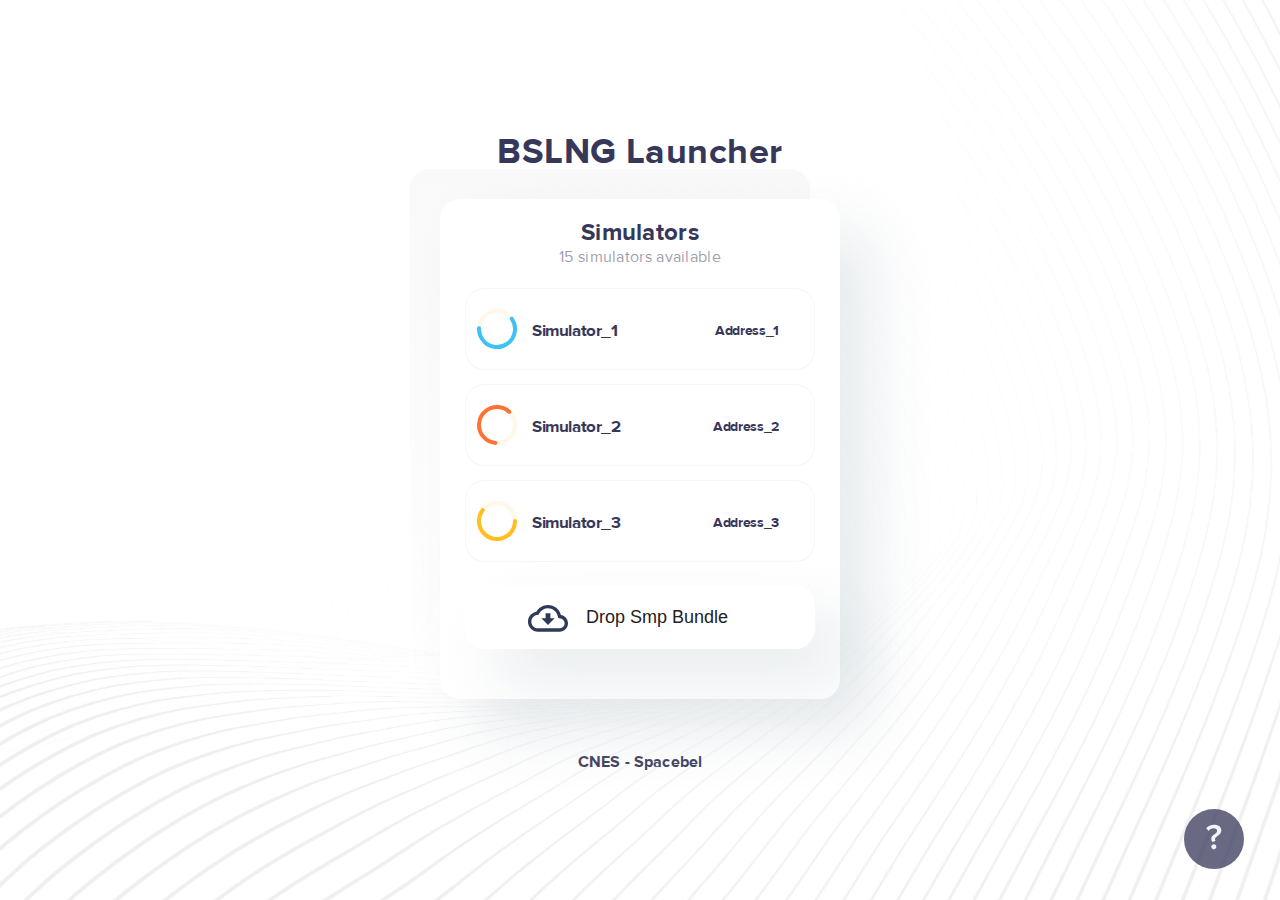
<file: index.html>
<!DOCTYPE html>
<html lang="en">
<head>
    <meta charset="UTF-8">
    <meta name="viewport" content="width=device-width, initial-scale=1.0">
    <link rel="stylesheet" href="reset.css">
    <link rel="stylesheet" href="style.css">
    <script src="js/main.js"></script>
    <title>Launcher</title>
</head>
<body>
    <main class="launcher">
        <div class="launcher_container-wrap col">
            <h1>BSLNG Launcher</h1>
            <div class="launcher_container container">
                <div class="container_title col">
                    <p>Simulators</p>
                    <span>15 simulators available</span>
                </div>
                <div class="container_item row">
                    <div class="row circle-wrap">
                        <div class="circle circle_blue">  
                            <svg class="progress_blue" width="40" height="40" viewBox="0 0 120 120">
                                <circle class="progress_meter" cx="60" cy="60" r="54" stroke-width="12" />
                                <circle class="progress_value" cx="60" cy="60" r="54" stroke-width="12" stroke="url(#gradient)" stroke-dasharray="339" stroke-dashoffset="135" />
                              </svg>
                        </div>
                        <span>Simulator_1</span>
                    </div>
                    <span>Address_1</span>
                    <button class="trash"><img src="img/TrashIcon.svg" alt="TrashIcon"></button>

                </div>
                <div class="container_item row">
                    <div class="row circle-wrap">
                        <div class="circle circle_orange">  
                            <svg class="progress_orange" width="40" height="40" viewBox="0 0 120 120">
                                <circle class="progress_meter" cx="60" cy="60" r="54" stroke-width="12" />
                                <circle class="progress_value" cx="60" cy="60" r="54" stroke-width="12" stroke="url(#gradient)" stroke-dasharray="339" stroke-dashoffset="135" />
                              </svg>
                        </div>
                        <span>Simulator_2</span>
                    </div>
                    <span>Address_2</span>
                    <button class="trash"><img src="img/TrashIcon.svg" alt="TrashIcon"></button>

                </div>
                <div class="container_item row">
                    <div class="row circle-wrap">
                        <div class="circle circle_yellow">  
                            <svg class="progress_yellow" width="40" height="40" viewBox="0 0 120 120">
                                <circle class="progress_meter" cx="60" cy="60" r="54" stroke-width="12" />
                                <circle class="progress_value" cx="60" cy="60" r="54" stroke-width="12" stroke="url(#gradient)" stroke-dasharray="339" stroke-dashoffset="135" />
                              </svg>
                        </div>
                        <span>Simulator_3</span>
                    </div>
                    <span>Address_3</span>
                    <button class="trash"><img src="img/TrashIcon.svg" alt="TrashIcon"></button>
                </div>
                <button class="container_btn container_item"><img src="img/CloudIcon.svg" alt=""> Drop Smp Bundle</button>
            </div>
            <p>CNES - Spacebel</p>
        </div>
        <button class="launcher_support-btn"><img src="img/Support.svg" alt=""></button>
    <div class="launcher_bg">
        <img src="img/launcher-bg.svg" alt="">
    </div>
    </main>
    <section class="documentation-modal col">
        <button class="documentation-modal_close-btn"><img src="img/close-modal.svg" alt=""></button>
        <div class="documentation-modal_item">
            <p class="documentation-modal_title">How to change engine oil in a few easy steps</p>
            <p class="documentation-modal_text">Lorem ipsum dolor sit amet, consectetur adipiscing elit. Vivamus nisi mauris, porttitor at neque eget, molestie porta lectus.</p>
            <div class="documentation-modal_list">
                <div class="row documentation-modal_list-row">
                    <span>1</span>
                    <span>Lorem ipsum dolor sit amet, consectetur adipiscing elit. Vivamus nisi mauris, porttitor at neque eget, molestie porta lectus.</span>
                </div>
                <div class="row documentation-modal_list-row">
                    <span>2</span>
                    <span>Lorem ipsum dolor sit amet, consectetur adipiscing elit. Vivamus nisi mauris, porttitor at neque eget, molestie porta lectus.</span>
                </div>
                <div class="row documentation-modal_list-row">
                    <span>3</span>
                    <span>Lorem ipsum dolor sit amet, consectetur adipiscing elit. Vivamus nisi mauris, porttitor at neque eget, molestie porta lectus.</span>
                </div>
            </div>
        </div>
        <div class="documentation-modal_wrap-btn row">
            <button class="documentation-modal_need-help">Need help ?</button>
            <button class="documentation-modal_contact-us">Contact US</button>
        </div>
    </section>
    
</body>
</html>
</file>
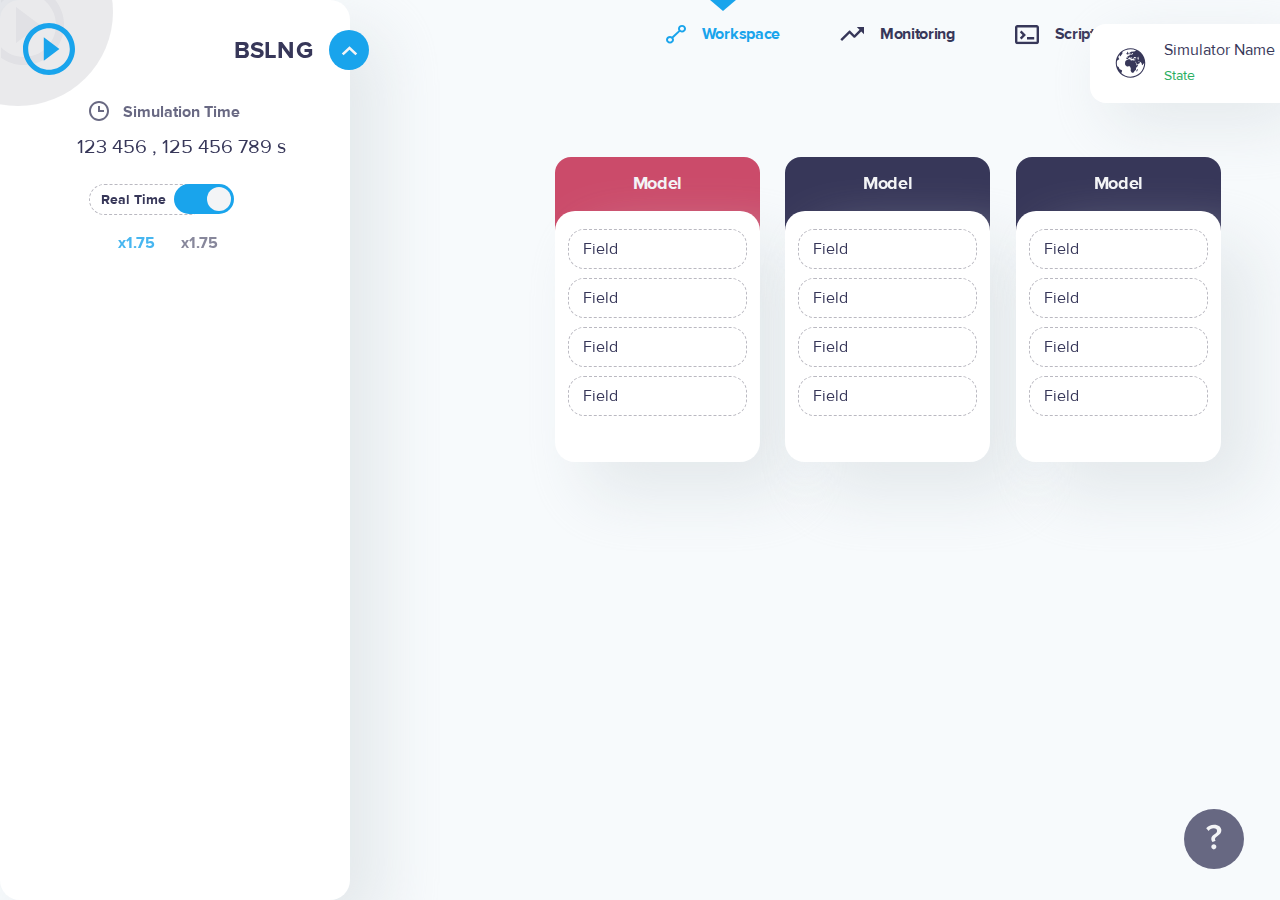
<file: workspace.html>
<!DOCTYPE html>
<html lang="en">
<head>
    <meta charset="UTF-8">
    <meta name="viewport" content="width=device-width, initial-scale=1.0">
    <link rel="stylesheet" href="reset.css">
    <link rel="stylesheet" href="style.css">
    <script src="js/main.js"></script>
    <title>Workspace</title>
</head>
<body class="workspace">
    <div class="workspace_wrap-name row">
        <img src="img/earth.svg" alt="">
        <div class="col ">
            <span class="name">Simulator Name</span>
            <span class="state">State</span>
        </div>
    </div>
    <aside class="sidebar col">
        <button class="sidebar_open-btn"><img src="img/Vector-arrow.svg" alt=""></button>
        <div class="sidebar_wrap-play">
            <img class="play active" src="img/play.svg" alt="">
            <img class="play-transparent active" src="img/play-transparent.svg" alt="">
            <img class="pause" src="img/pause.svg" alt="">
            <img class="pause-transparent" src="img/pause-transparent.svg" alt="">
        </div>
       <div class="sidebar_header col">
           <h1>BSLNG</h1>
            <div class="sidebar_header-content col">
                    <p class="sidebar_header-title">Simulation Time</p>
                    <p class="sidebar_header-content-time">123 456 , 125 456 789 s</p>
                    <div class="radiobtnwrap col">
                        <div class="radiobtnwrap_item row">Real Time
                            <div class="component-block-content">
                                <input type="checkbox" class="checkbox__toggle" id="checkbox-toggle-label1"checked >
                                <label for="checkbox-toggle-label1" class="checkbox__toggle__label"></label> <br>
                            </div>   
                        </div>
                        <div class="row">
                            <span class="active">x1.75</span>
                            <span>x1.75</span>
                        </div>
                    </div>
            </div>
        </div>
    </aside>
    <main class="workspace_container col">
       <header>
           <nav>
               <ul class="row">
                <li class="active"><a href="">
                    <svg width="20" height="19" viewBox="0 0 20 19" fill="none" xmlns="http://www.w3.org/2000/svg">
                        <path fill-rule="evenodd" clip-rule="evenodd" d="M6.03197 11.5881L12.5538 5.56797C12.2019 5.01826 12 4.37705 12 3.69231C12 1.6531 13.7909 0 16 0C18.2091 0 20 1.6531 20 3.69231C20 5.73151 18.2091 7.38461 16 7.38461C15.2582 7.38461 14.5635 7.19822 13.968 6.87339L7.44618 12.8935C7.79807 13.4432 8 14.0845 8 14.7692C8 16.8084 6.20914 18.4615 4 18.4615C1.79086 18.4615 0 16.8084 0 14.7692C0 12.7301 1.79086 11.0769 4 11.0769C4.74181 11.0769 5.43645 11.2633 6.03197 11.5881ZM4 16.6154C5.10457 16.6154 6 15.7889 6 14.7692C6 13.7496 5.10457 12.9231 4 12.9231C2.89543 12.9231 2 13.7496 2 14.7692C2 15.7889 2.89543 16.6154 4 16.6154ZM18 3.69231C18 4.71191 17.1046 5.53846 16 5.53846C14.8954 5.53846 14 4.71191 14 3.69231C14 2.6727 14.8954 1.84615 16 1.84615C17.1046 1.84615 18 2.6727 18 3.69231Z" fill="#373759"/>
                        </svg>
                        Workspace</a></li>
                    <li><a href="">
                    <svg width="24" height="15" viewBox="0 0 24 15" fill="none" xmlns="http://www.w3.org/2000/svg">
                        <path d="M9.59996 6.4968L13.5514 10.4483C14.02 10.9169 14.7798 10.9169 15.2484 10.4483L21.2483 4.4484L23.9999 7.2V0H16.7999L19.5515 2.7516L14.3999 7.9032L10.4485 3.95173C9.97986 3.4831 9.22007 3.4831 8.75143 3.95173L0.351562 12.3516L2.04836 14.0484L9.59996 6.4968Z" fill="#373759"/>
                        </svg>
                      Monitoring</a>
                    </li>
                    <li><a href="">
                        <svg width="24" height="20" viewBox="0 0 24 20" fill="none" xmlns="http://www.w3.org/2000/svg">
                            <g clip-path="url(#clip0)">
                            <path d="M21.6 0H2.4C1.0764 0 0 1.0764 0 2.4V16.8C0 18.1236 1.0764 19.2 2.4 19.2H21.6C22.9236 19.2 24 18.1236 24 16.8V2.4C24 1.0764 22.9236 0 21.6 0ZM2.4 16.8V2.4H21.6L21.6024 16.8H2.4Z" fill="#373759"/>
                            <path d="M11.9998 12H19.1998V14.4H11.9998V12ZM4.7998 7.19997L7.55141 9.95157L4.7998 12.7032L6.4966 14.4L10.945 9.95157L6.4966 5.50317L4.7998 7.19997Z" fill="#373759"/>
                            </g>
                            <defs>
                            <clipPath id="clip0">
                            <rect width="24" height="19.2" fill="white"/>
                            </clipPath>
                            </defs>
                            </svg>
                        Scripting</a>
                    </li>
               </ul>
           </nav>
       </header>
       <section class="workspace_wrap-content row">
           <div class="workspace_item">
               <div class="workspace_item-header model-red">Model</div>
               <div class="workspace_item-body">
                   <div class="workspace_item-field">Field</div>
                   <div class="workspace_item-field">Field</div>
                   <div class="workspace_item-field">Field</div>
                   <div class="workspace_item-field">Field</div>
               </div>
           </div>
          <div class="workspace_item"> 
                <div class="workspace_item-header">Model</div>
                <div class="workspace_item-body">
                    <div class="workspace_item-field">Field</div>
                    <div class="workspace_item-field">Field</div>
                    <div class="workspace_item-field">Field</div>
                    <div class="workspace_item-field">Field</div>
                </div>
            </div>
            <div class="workspace_item">
                <div class="workspace_item-header">Model</div>
                <div class="workspace_item-body">
                    <div class="workspace_item-field">Field</div>
                    <div class="workspace_item-field">Field</div>
                    <div class="workspace_item-field">Field</div>
                    <div class="workspace_item-field">Field</div>
                </div>
            </div>
       </section>
    </main>
    <button class="launcher_support-btn"><img src="img/Support.svg" alt=""></button>
    <section class="documentation-modal col">
        <button class="documentation-modal_close-btn"><img src="img/close-modal.svg" alt=""></button>
        <div class="documentation-modal_item">
            <p class="documentation-modal_title">How to change engine oil in a few easy steps</p>
            <p class="documentation-modal_text">Lorem ipsum dolor sit amet, consectetur adipiscing elit. Vivamus nisi mauris, porttitor at neque eget, molestie porta lectus.</p>
            <div class="documentation-modal_list">
                <div class="row documentation-modal_list-row">
                    <span>1</span>
                    <span>Lorem ipsum dolor sit amet, consectetur adipiscing elit. Vivamus nisi mauris, porttitor at neque eget, molestie porta lectus.</span>
                </div>
                <div class="row documentation-modal_list-row">
                    <span>2</span>
                    <span>Lorem ipsum dolor sit amet, consectetur adipiscing elit. Vivamus nisi mauris, porttitor at neque eget, molestie porta lectus.</span>
                </div>
                <div class="row documentation-modal_list-row">
                    <span>3</span>
                    <span>Lorem ipsum dolor sit amet, consectetur adipiscing elit. Vivamus nisi mauris, porttitor at neque eget, molestie porta lectus.</span>
                </div>
            </div>
        </div>
        <div class="documentation-modal_wrap-btn row">
            <button class="documentation-modal_need-help">Need help ?</button>
            <button class="documentation-modal_contact-us">Contact US</button>
        </div>
    </section>
</body>
</html>
</file>
<file: style.css>
@font-face {
  font-family: 'ProximaNova';
  src: url("ProximaNovaBlack.ttf");
  src: local("ProximaNova"), local("ProximaNova"), url("fonts/ProximaNovaBlack.ttf") format("truetype");
  font-weight: 400;
  font-style: normal; }
@font-face {
  font-family: 'ProximaNova';
  src: url("ProximaNovaBlack.ttf");
  src: local("ProximaNova"), local("ProximaNova"), url("fonts/ProximaNovaBold.ttf") format("truetype");
  font-weight: 600;
  font-style: normal; }
@font-face {
  font-family: 'ProximaNova';
  src: url("ProximaNovaBlack.ttf");
  src: local("ProximaNova"), local("ProximaNova"), url("fonts/ProximaNovaRegular.ttf") format("truetype");
  font-weight: 400;
  font-style: normal; }
body {
  font-family: 'ProximaNova', sans-serif;
  color: #373759; }

.col {
  display: flex;
  flex-direction: column; }

.row {
  display: flex;
  flex-direction: row; }

.launcher {
  background: #fff;
  position: relative;
  height: 100vh;
  width: 100%;
  color: #373759;
  display: flex;
  justify-content: center; }
  .launcher_bg {
    position: absolute;
    bottom: 0;
    right: 0;
    width: 100%; }
    .launcher_bg img {
      background: cover;
      width: 100%; }
  .launcher_container-wrap {
    width: 500px;
    margin: auto;
    align-self: center;
    align-items: center;
    z-index: 2; }
    .launcher_container-wrap h1 {
      font-style: normal;
      font-weight: bold;
      font-size: 36px;
      line-height: 44px;
      letter-spacing: 0.0120588em; }
    .launcher_container-wrap p {
      font-style: normal;
      font-weight: 600;
      font-size: 16px;
      line-height: 16px;
      letter-spacing: 0.0120588em; }
  .launcher_container {
    width: 400px;
    box-sizing: border-box;
    height: 500px;
    background: #FFFFFF;
    box-shadow: 32px 32px 62px rgba(215, 222, 225, 0.6);
    border-radius: 20px;
    margin: 5% 0 11%;
    position: relative;
    padding: 26px 25px 24px; }
    .launcher_container:after {
      position: absolute;
      content: "";
      width: 100%;
      height: 100%;
      background: linear-gradient(180deg, #373759 0%, rgba(55, 55, 89, 0) 100%);
      opacity: 0.03;
      border-radius: 20px;
      z-index: -1;
      left: -30px;
      top: -30px; }
  .launcher_support-btn {
    position: absolute;
    right: 30px;
    bottom: 30px;
    border: none;
    background: none;
    z-index: 2; }

.container_item {
  width: 100%;
  background: #FFFFFF;
  border-radius: 20px;
  padding: 20px 35px 17px 11px;
  box-sizing: border-box;
  justify-content: space-between;
  border: 1px solid rgba(243, 244, 246, 0.7);
  position: relative;
  margin-bottom: 14px; }
  .container_item:hover .trash {
    display: block; }
  .container_item span {
    line-height: 22px;
    font-weight: 600;
    letter-spacing: -0.0241176em; }
  .container_item .circle-wrap .circle {
    position: relative;
    cursor: pointer; }
    .container_item .circle-wrap .circle:after {
      content: '';
      display: block;
      width: 40px;
      height: 40px;
      position: absolute;
      border-radius: 50%;
      top: -3px;
      left: -2px;
      opacity: 0;
      transition: all 0.5s; }
    .container_item .circle-wrap .circle:hover:after {
      opacity: 1; }
    .container_item .circle-wrap .circle_blue:after {
      content: url("img/LaunchHoverBlue.svg");
      background-color: #3EC1F3; }
    .container_item .circle-wrap .circle_orange:after {
      content: url("img/LaunchHoverOrange.svg");
      background-color: #FF7235; }
    .container_item .circle-wrap .circle_yellow:after {
      content: url("img/LaunchHoverYellow.svg");
      background-color: #FFBE21; }
  .container_item .circle-wrap > span {
    align-self: center;
    font-size: 17px;
    margin-left: 15px; }
  .container_item .circle-wrap .progress_meter, .container_item .circle-wrap .progress_value {
    fill: none; }
  .container_item .circle-wrap .progress_meter {
    stroke: rgba(255, 190, 33, 0.1); }
  .container_item .circle-wrap .progress_value {
    stroke-linecap: round; }
  .container_item .circle-wrap .progress_blue {
    transform: rotate(-35deg); }
    .container_item .circle-wrap .progress_blue .progress_value {
      stroke: #3EC1F3; }
  .container_item .circle-wrap .progress_orange {
    transform: rotate(95deg); }
    .container_item .circle-wrap .progress_orange .progress_value {
      stroke: #FF7235; }
  .container_item .circle-wrap .progress_yellow {
    transform: rotate(0deg); }
    .container_item .circle-wrap .progress_yellow .progress_value {
      stroke: #FFBE21; }
  .container_item > span {
    font-size: 14px;
    display: flex;
    align-items: center;
    text-align: right; }
  .container_item .trash {
    background: none;
    border: none;
    position: absolute;
    right: 5px;
    top: 50%;
    transform: translate(0, -50%);
    display: none;
    transition: all 0.5s; }
    .container_item .trash img {
      width: 75%; }
    .container_item .trash:active {
      border: none; }
.container_title {
  font-style: normal;
  font-weight: normal;
  line-height: 24px;
  display: flex;
  align-items: center;
  text-align: center;
  letter-spacing: 0.019em;
  margin-bottom: 19px; }
  .container_title > p {
    font-size: 24px; }
  .container_title > span {
    color: rgba(55, 55, 89, 0.5);
    font-size: 16px;
    font-weight: 400;
    margin-top: 4px; }
.container_btn {
  font-size: 18px;
  line-height: 24px;
  border: none;
  margin-top: 9px;
  box-shadow: 32px 32px 62px rgba(215, 222, 225, 0.6); }
  .container_btn img {
    margin-right: 13px; }

.documentation-modal {
  background: #373759;
  border-radius: 16px;
  width: 455px;
  position: absolute;
  right: 50px;
  bottom: 125px;
  z-index: 2;
  padding: 44px 22px 29px 23px;
  box-sizing: border-box;
  color: #373759;
  font-weight: 600;
  display: none; }
  .documentation-modal.active {
    display: block; }
  .documentation-modal_close-btn {
    position: absolute;
    content: "";
    top: 4px;
    right: 7px;
    background: #19A4EC;
    border: 10px solid #373759;
    border-radius: 50%;
    width: 51px;
    height: 51px; }
  .documentation-modal_item {
    background: #FFFFFF;
    border-radius: 16px;
    width: 100%;
    padding: 61px 15px 70px;
    box-sizing: border-box; }
  .documentation-modal_title {
    font-weight: 600;
    font-size: 16px;
    line-height: 16px;
    display: flex;
    align-items: center;
    letter-spacing: 0.0120588em;
    color: #19A4EC;
    margin-bottom: 10px; }
  .documentation-modal_text {
    font-weight: 400;
    font-size: 14px;
    line-height: 18px;
    display: flex;
    align-items: center;
    letter-spacing: 0.0120588em;
    margin-bottom: 13px; }
  .documentation-modal_list-row {
    margin-bottom: 17px; }
    .documentation-modal_list-row > :nth-child(1) {
      font-style: normal;
      font-weight: 400;
      font-size: 16px;
      line-height: 18px;
      letter-spacing: 0.0120588em;
      color: #19A4EC;
      padding-right: 20px;
      align-self: center; }
    .documentation-modal_list-row > :nth-child(2) {
      font-weight: 400;
      font-size: 14px;
      line-height: 18px;
      letter-spacing: 0.0120588em;
      color: #373759; }
  .documentation-modal_wrap-btn {
    justify-content: center;
    margin-top: 20px; }
  .documentation-modal_need-help {
    background: none;
    border: none;
    font-weight: 600;
    font-size: 18px;
    line-height: 18px;
    letter-spacing: 0.0120588em;
    color: #F3F4F6;
    margin-right: 19px; }
  .documentation-modal_contact-us {
    border: none;
    background: #19A4EC;
    border-radius: 50px;
    font-weight: 600;
    font-size: 14px;
    line-height: 14px;
    letter-spacing: 0.0120588em;
    text-transform: uppercase;
    color: #F3F4F6;
    width: 54%;
    padding: 18px 0; }

.workspace {
  background: #F7FAFC; }
  .workspace_container {
    width: 1110px;
    margin-left: 26%;
    transition: all 1s; }
    .workspace_container.active {
      margin-left: 18%; }
  .workspace_wrap-name {
    position: absolute;
    right: 0;
    top: 24px;
    background: #FFFFFF;
    box-shadow: 20px 20px 62px rgba(215, 222, 225, 0.6);
    border-radius: 16px 0px 0px 16px;
    padding: 14px 5px 15px 23px; }
    .workspace_wrap-name img {
      margin-right: 16px; }
    .workspace_wrap-name .name {
      font-style: normal;
      font-weight: normal;
      font-size: 16px;
      line-height: 25px;
      display: flex;
      align-items: center; }
    .workspace_wrap-name .state {
      font-style: normal;
      font-weight: normal;
      font-size: 14px;
      line-height: 25px;
      display: flex;
      align-items: center;
      color: #27AE60; }
  .workspace_wrap-content {
    justify-content: space-between;
    flex-wrap: wrap;
    width: 60%;
    margin: 88px auto; }
  .workspace_item {
    width: 205px;
    box-sizing: content-box;
    position: relative; }
  .workspace .model-red {
    background: #CB4B6A; }
  .workspace_item-header {
    width: 100%;
    background: #373759;
    font-weight: 600;
    font-size: 18px;
    line-height: 21px;
    display: flex;
    justify-content: center;
    letter-spacing: -0.02em;
    color: #F3F4F6;
    padding: 16px 0;
    height: 105px;
    box-sizing: border-box;
    border-radius: 16px; }
  .workspace_item-body {
    width: 100%;
    padding: 18px 13px 37px;
    box-sizing: border-box;
    position: relative;
    top: -51px;
    background: #FFFFFF;
    box-shadow: 32px 32px 62px rgba(215, 222, 225, 0.6);
    border-radius: 20px; }
  .workspace_item-field {
    border: 1px dashed #BAB9C1;
    box-sizing: border-box;
    border-radius: 16px;
    padding: 11px 14px;
    margin-bottom: 9px; }

.sidebar {
  background: #FFFFFF;
  box-shadow: 32px 32px 62px rgba(215, 222, 225, 0.6);
  border-radius: 20px;
  width: 350px;
  padding: 39px 10px 0;
  height: 100vh;
  box-sizing: border-box;
  transition: all 0.5s;
  position: fixed; }
  .sidebar.active {
    height: 120px; }
  .sidebar_open-btn {
    position: absolute;
    right: -19px;
    top: 30px;
    width: 40px;
    height: 40px;
    background: #19A4EC;
    border-radius: 50%;
    border: none; }
    .sidebar_open-btn.active {
      transform: rotate(180deg); }
  .sidebar_wrap-play {
    position: absolute;
    width: 190px;
    height: 188px;
    background: rgba(186, 185, 193, 0.3);
    border-radius: 50%;
    top: -82px;
    left: -77px; }
    .sidebar_wrap-play img {
      position: absolute; }
    .sidebar_wrap-play .play {
      top: 105px;
      right: 38px;
      z-index: 3;
      display: none; }
      .sidebar_wrap-play .play.active {
        display: block; }
    .sidebar_wrap-play .play-transparent {
      top: 81px;
      right: 49px;
      z-index: 2;
      display: none; }
      .sidebar_wrap-play .play-transparent.active {
        display: block; }
    .sidebar_wrap-play .pause {
      top: 105px;
      right: 38px;
      z-index: 3;
      display: none; }
      .sidebar_wrap-play .pause.active {
        display: block; }
    .sidebar_wrap-play .pause-transparent {
      top: 81px;
      right: 49px;
      z-index: 2;
      display: none; }
      .sidebar_wrap-play .pause-transparent.active {
        display: block; }
  .sidebar_header {
    padding-right: 27px;
    width: 100%;
    box-sizing: border-box;
    position: relative;
    top: 0;
    transition: all 0.5s; }
    .sidebar_header.active {
      top: -20px; }
  .sidebar_header-content {
    margin-top: 37px;
    justify-content: center;
    margin-left: 39px; }
    .sidebar_header-content.active .sidebar_header-title {
      top: -40px;
      left: 70px;
      opacity: 0;
      pointer-events: none; }
    .sidebar_header-content.active .radiobtnwrap {
      opacity: 0;
      pointer-events: none; }
    .sidebar_header-content.active .sidebar_header-content-time {
      top: -70px;
      left: 35px; }
  .sidebar h1 {
    align-self: flex-end;
    font-style: normal;
    font-weight: 600;
    font-size: 24px;
    line-height: 24px;
    display: flex;
    align-items: center;
    letter-spacing: 0.0120588em; }
  .sidebar_header-title {
    justify-content: center;
    font-weight: 600;
    font-size: 16px;
    line-height: 25px;
    display: flex;
    color: rgba(55, 55, 89, 0.75);
    position: relative;
    align-items: end;
    margin-bottom: 10px;
    opacity: 1;
    top: 0;
    left: 0px;
    transition: all 1s; }
    .sidebar_header-title:after {
      position: absolute;
      content: url("img/Frame.svg");
      left: 40px;
      top: 1px; }
  .sidebar_header-content-time {
    position: relative;
    font-style: normal;
    font-weight: 400;
    font-size: 20px;
    line-height: 25px;
    align-self: center;
    top: 0;
    left: 0;
    transition: all 0.5s; }
  .sidebar .radiobtnwrap {
    margin-top: 24px;
    align-items: center;
    position: relative;
    opacity: 1;
    transition: all 0.5s; }
    .sidebar .radiobtnwrap_item {
      font-style: normal;
      font-weight: 600;
      font-size: 14px;
      line-height: 25px;
      width: 44%;
      border: 1px dashed #BAB9C1;
      padding: 2px 11px;
      box-sizing: border-box;
      border-radius: 35px;
      margin-bottom: 18px;
      margin-right: 68px; }
    .sidebar .radiobtnwrap > :nth-child(2) span {
      font-style: normal;
      font-weight: 600;
      font-size: 16px;
      line-height: 21px;
      color: rgba(55, 55, 89, 0.6);
      margin-right: 26px; }
      .sidebar .radiobtnwrap > :nth-child(2) span.active {
        color: rgba(25, 164, 236, 0.8); }
    .sidebar .radiobtnwrap .checkbox__toggle {
      display: none; }
      .sidebar .radiobtnwrap .checkbox__toggle__label {
        font-size: 14px;
        color: rgba(31, 32, 65, 0.75);
        vertical-align: middle;
        display: inline-block;
        margin: 10px 0; }
      .sidebar .radiobtnwrap .checkbox__toggle__label:before {
        content: "";
        height: 30px;
        width: 60px;
        background: #BAB9C1;
        box-sizing: border-box;
        border-radius: 35px;
        display: inline-block;
        position: relative;
        margin-right: 10px;
        vertical-align: middle; }
      .sidebar .radiobtnwrap .checkbox__toggle__label:after {
        content: "";
        width: 24px;
        height: 24px;
        display: inline-block;
        position: relative;
        right: 67px;
        top: 0px;
        text-align: center;
        vertical-align: middle;
        box-sizing: border-box;
        border-radius: 50%;
        background: #F3F4F6;
        cursor: pointer; }
      .sidebar .radiobtnwrap .checkbox__toggle:checked + .checkbox__toggle__label:after {
        right: 37px; }
      .sidebar .radiobtnwrap .checkbox__toggle:checked + .checkbox__toggle__label:before {
        background: #19A4EC; }
    .sidebar .radiobtnwrap .component-block-content {
      position: absolute;
      right: 45px;
      top: -10px; }

header nav ul {
  justify-content: space-between;
  width: 40%;
  margin: 24px auto; }
  header nav ul li {
    margin-right: 60px; }
    header nav ul li a {
      text-decoration: none;
      font-style: normal;
      font-weight: 600;
      font-size: 16px;
      line-height: 21px;
      display: flex;
      align-items: center;
      letter-spacing: -0.02em;
      width: 100%;
      color: #373759; }
      header nav ul li a svg {
        margin-right: 16px; }
    header nav ul li.active {
      position: relative; }
      header nav ul li.active a {
        color: #19A4EC; }
        header nav ul li.active a svg path {
          fill: #19A4EC; }
      header nav ul li.active:after {
        position: absolute;
        content: "";
        width: 0;
        height: 0;
        border-left: 15px solid transparent;
        border-left: 27px solid transparent;
        border-right: 27px solid transparent;
        border-top: 23px solid #19A4EC;
        top: -36px;
        right: 50%;
        transform: translate(50%, 0); }

/*# sourceMappingURL=style.css.map */
</file>
